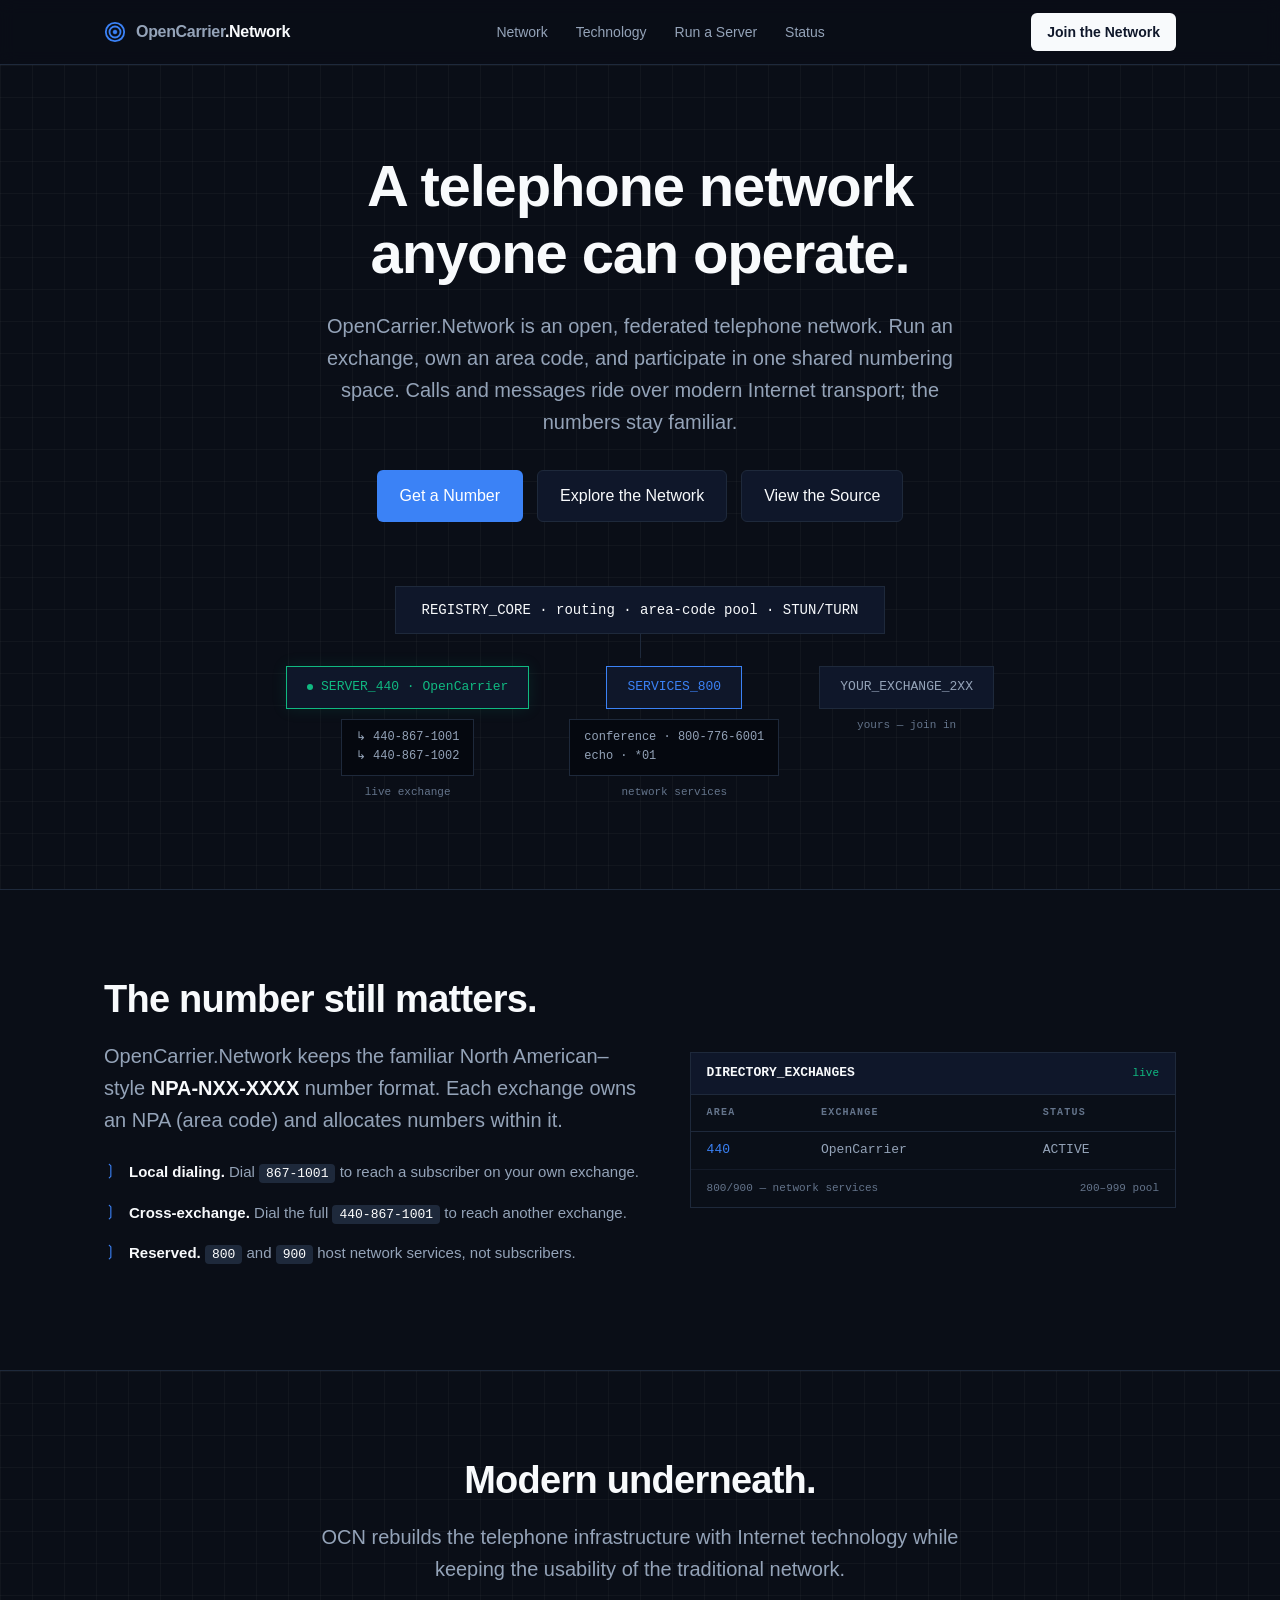
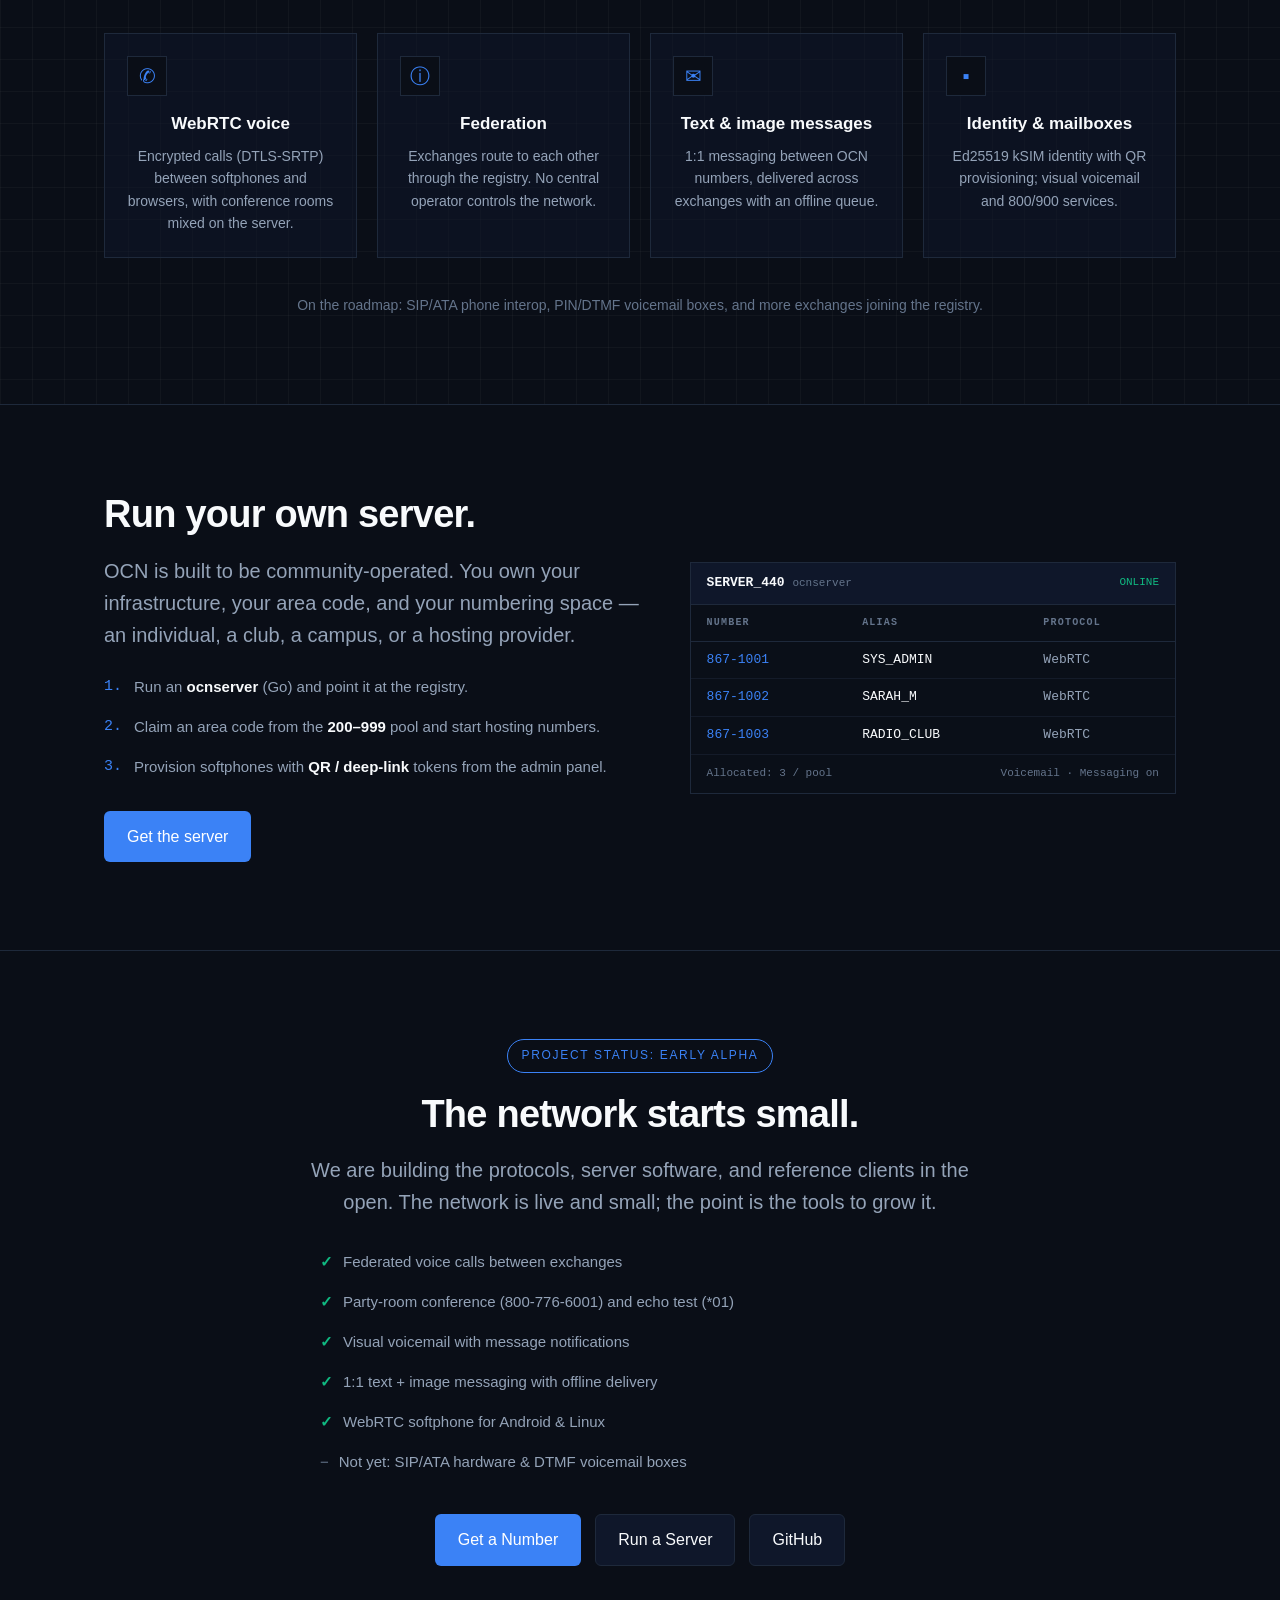
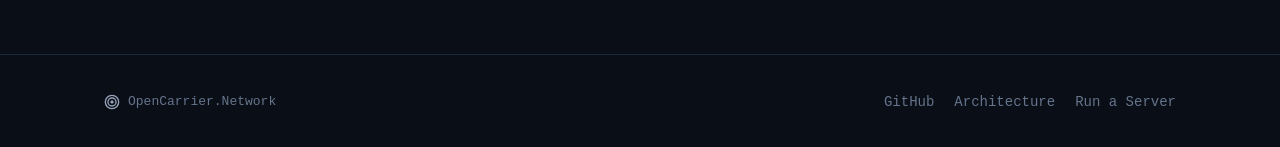
<file: registry_server/web/index.html>
<!DOCTYPE html>
<html lang="en">
<head>
<meta charset="UTF-8">
<meta name="viewport" content="width=device-width, initial-scale=1.0">
<title>OpenCarrier.Network — The Open Telephone Network</title>
<meta name="description" content="OpenCarrier.Network is an open, federated telephone network. Run an exchange, own an area code, and join one shared numbering space.">
<style>
  :root{
    --bg:#0a0e17;
    --panel:#0f172a;
    --panel2:#1e293b;
    --border:#1e293b;
    --text:#94a3b8;
    --textlight:#f8fafc;
    --blue:#3b82f6;
    --bluehover:#2563eb;
    --green:#10b981;
    --purple:#c084fc;
    --dim:#64748b;
  }
  *{box-sizing:border-box;margin:0;padding:0}
  html{scroll-behavior:smooth}
  body{
    background:var(--bg);
    color:var(--text);
    font-family:-apple-system,BlinkMacSystemFont,"Segoe UI",Roboto,Helvetica,Arial,sans-serif;
    line-height:1.6;
    -webkit-font-smoothing:antialiased;
  }
  .mono{font-family:ui-monospace,SFMono-Regular,Menlo,Consolas,"JetBrains Mono",monospace}
  a{color:inherit;text-decoration:none}
  .wrap{max-width:1120px;margin:0 auto;padding:0 24px}

  /* Header */
  header{
    position:sticky;top:0;z-index:50;
    background:rgba(10,14,23,.85);
    backdrop-filter:blur(8px);
    border-bottom:1px solid var(--border);
  }
  .header-inner{display:flex;align-items:center;justify-content:space-between;height:64px}
  .brand{display:flex;align-items:center;gap:10px;font-weight:700;letter-spacing:-.02em}
  .brand svg{width:22px;height:22px;color:var(--blue);flex:none}
  .brand .ocn{color:var(--textlight)}
  nav.desktop{display:flex;gap:28px}
  nav a{font-size:14px;font-weight:500}
  nav a:hover{color:var(--textlight)}
  .cta{
    background:var(--textlight);color:var(--panel);padding:8px 16px;
    font-size:14px;font-weight:600;border-radius:6px;
  }
  .cta:hover{background:#fff}
  nav.desktop{display:none}
  @media(min-width:820px){ nav.desktop{display:flex} }

  /* Sections */
  section{padding:88px 0;border-bottom:1px solid var(--border)}
  .gridbg{
    background-image:
      linear-gradient(to right, rgba(255,255,255,.03) 1px, transparent 1px),
      linear-gradient(to bottom, rgba(255,255,255,.03) 1px, transparent 1px);
    background-size:32px 32px;
  }
  h1,h2{color:var(--textlight);letter-spacing:-.02em;line-height:1.15}
  h1{font-size:clamp(32px,6vw,58px);font-weight:700;margin-bottom:24px}
  h2{font-size:clamp(26px,4vw,38px);font-weight:700;margin-bottom:18px}
  .sub{font-size:clamp(16px,2.4vw,20px);max-width:680px}
  .center{text-align:center}
  .muted{color:var(--dim)}

  .btnrow{display:flex;flex-wrap:wrap;gap:14px;justify-content:center;margin-top:32px}
  .btn{
    padding:12px 22px;font-weight:500;border-radius:6px;border:1px solid var(--border);
    transition:background .15s,border-color .15s,color .15s;
  }
  .btn.primary{background:var(--blue);color:#fff;border-color:transparent}
  .btn.primary:hover{background:var(--bluehover)}
  .btn.ghost{background:var(--panel);color:var(--textlight)}
  .btn.ghost:hover{background:var(--panel2)}

  .lead{margin:0 auto 12px}
  .kick{display:inline-block;border:1px solid var(--blue);color:var(--blue);
    padding:6px 14px;font-size:12px;letter-spacing:.14em;text-transform:uppercase;
    border-radius:999px;margin-bottom:20px}

  /* Topology diagram */
  .topo{display:flex;flex-direction:column;align-items:center;margin-top:64px}
  .topo .core{
    border:1px solid var(--border);background:var(--panel);
    padding:12px 26px;color:var(--textlight);font-size:14px;
  }
  .topo .stem{width:1px;height:24px;background:var(--border)}
  .topo .row{display:flex;flex-wrap:wrap;justify-content:center;gap:40px;margin-top:8px}
  .node{display:flex;flex-direction:column;align-items:center}
  .node .box{padding:10px 20px;font-size:13px;border:1px solid var(--border);background:var(--panel)}
  .node .box.live{border-color:var(--green);color:var(--green);box-shadow:0 0 16px rgba(16,185,129,.12)}
  .node .box.blue{border-color:var(--blue);color:var(--blue)}
  .node .dot{width:6px;height:6px;border-radius:50%;background:var(--green);display:inline-block;margin-right:8px;animation:pulse 2s infinite}
  @keyframes pulse{0%,100%{opacity:1}50%{opacity:.35}}
  .node .caption{color:var(--dim);font-size:11px;margin-top:8px;text-align:center}
  .node .subs{
    margin-top:10px;background:#05080f;border:1px solid var(--border);
    padding:8px 14px;font-size:12px;color:var(--text);text-align:left;
  }
  .node .subs div{white-space:nowrap}

  /* Feature cards */
  .grid{display:grid;grid-template-columns:1fr;gap:20px;margin-top:48px}
  @media(min-width:760px){.grid{grid-template-columns:repeat(2,1fr)}}
  @media(min-width:1024px){.grid.cols4{grid-template-columns:repeat(4,1fr)}}
  .card{border:1px solid var(--border);background:rgba(15,23,42,.55);padding:22px}
  .card h3{color:var(--textlight);font-size:17px;margin:0 0 8px}
  .card p{font-size:14px;color:var(--text)}
  .card .ic{width:40px;height:40px;border:1px solid var(--border);background:var(--bg);
    display:flex;align-items:center;justify-content:center;color:var(--blue);
    font-size:20px;margin-bottom:14px}

  /* Dial rules */
  .dl{list-style:none;margin-top:24px}
  .dl li{display:flex;gap:12px;margin-bottom:16px;font-size:15px}
  .dl .arrow{color:var(--blue);font-family:ui-monospace,monospace;flex:none}
  .dl code{background:var(--panel2);padding:2px 7px;border-radius:4px;color:#fff;font-family:ui-monospace,monospace;font-size:13px}
  .dl b{color:var(--textlight)}

  /* Readout */
  .readout{
    background:#0a0f18;border:1px solid var(--border);font-family:ui-monospace,monospace;
    font-size:13px;text-align:left;max-width:520px;margin:0 auto;
  }
  .readout .bar{background:var(--panel);border-bottom:1px solid var(--border);
    padding:10px 16px;display:flex;justify-content:space-between;align-items:center}
  .readout .bar .name{color:var(--textlight);font-weight:600}
  .readout .bar .up{color:var(--green);font-size:11px}
  .readout table{width:100%;border-collapse:collapse}
  .readout th{color:var(--dim);font-size:10px;text-transform:uppercase;letter-spacing:.12em;
    text-align:left;padding:10px 16px;border-bottom:1px solid var(--border)}
  .readout td{padding:8px 16px;border-bottom:1px solid rgba(30,41,59,.5)}
  .readout tr:last-child td{border-bottom:none}
  .readout .num{color:var(--blue)}
  .readout .foot{padding:10px 16px;color:var(--dim);font-size:11px;
    display:flex;justify-content:space-between;border-top:1px solid rgba(30,41,59,.5)}

  /* Two-col */
  .split{display:grid;grid-template-columns:1fr;gap:48px;align-items:center}
  @media(min-width:900px){.split{grid-template-columns:1.05fr .95fr}}

  /* Status lists */
  .check{list-style:none;max-width:640px;margin:24px auto 0;text-align:left}
  .check li{display:flex;gap:10px;padding:8px 0;font-size:15px}
  .check .ok{color:var(--green);font-weight:700}
  .check .no{color:var(--dim)}

  footer{padding:36px 0}
  .foot{display:flex;flex-wrap:wrap;gap:16px;justify-content:space-between;align-items:center;
    color:var(--dim);font-size:13px}
  .foot nav{display:flex;gap:20px}
  .foot nav a:hover{color:var(--textlight)}
</style>
</head>
<body>

<header>
  <div class="wrap header-inner">
    <a href="#" class="brand">
      <svg fill="none" stroke="currentColor" viewBox="0 0 24 24">
        <path stroke-linecap="square" stroke-width="2" d="M12 2C6.48 2 2 6.48 2 12s4.48 10 10 10 10-4.48 10-10S17.52 2 12 2zm0 4a6 6 0 110 12 6 6 0 010-12z"></path>
        <circle cx="12" cy="12" r="2" fill="currentColor"></circle>
      </svg>
      <span>OpenCarrier<span class="ocn">.Network</span></span>
    </a>
    <nav class="desktop">
      <a href="#network">Network</a>
      <a href="#technology">Technology</a>
      <a href="#run">Run a Server</a>
      <a href="#status">Status</a>
    </nav>
    <a class="cta" href="https://github.com/SarahRoseLives/OpenCarrierNetwork" target="_blank" rel="noopener">Join the Network</a>
  </div>
</header>

<main>

  <!-- Hero -->
  <section class="gridbg center">
    <div class="wrap">
      <h1>A telephone network<br>anyone can operate.</h1>
      <p class="sub lead">OpenCarrier.Network is an open, federated telephone network. Run an exchange, own an area code, and participate in one shared numbering space. Calls and messages ride over modern Internet transport; the numbers stay familiar.</p>
      <div class="btnrow">
        <a class="btn primary" href="/join">Get a Number</a>
        <a class="btn ghost" href="#network">Explore the Network</a>
        <a class="btn ghost" href="https://github.com/SarahRoseLives/OpenCarrierNetwork" target="_blank" rel="noopener">View the Source</a>
      </div>

      <div class="topo mono">
        <div class="core">REGISTRY_CORE &middot; routing &middot; area-code pool &middot; STUN/TURN</div>
        <div class="stem"></div>
        <div class="row">
          <div class="node">
            <div class="box live"><span class="dot"></span>SERVER_440 &middot; OpenCarrier</div>
            <div class="subs">
              <div>&#8627; 440-867-1001</div>
              <div>&#8627; 440-867-1002</div>
            </div>
            <div class="caption">live exchange</div>
          </div>
          <div class="node">
            <div class="box blue">SERVICES_800</div>
            <div class="subs">
              <div>conference &middot; 800-776-6001</div>
              <div>echo &middot; *01</div>
            </div>
            <div class="caption">network services</div>
          </div>
          <div class="node">
            <div class="box">YOUR_EXCHANGE_2XX</div>
            <div class="caption">yours &mdash; join in</div>
          </div>
        </div>
      </div>
    </div>
  </section>

  <!-- Network / dialing -->
  <section id="network">
    <div class="wrap split">
      <div>
        <h2>The number still matters.</h2>
        <p class="sub">OpenCarrier.Network keeps the familiar North American&ndash;style <b style="color:var(--textlight)">NPA-NXX-XXXX</b> number format. Each exchange owns an NPA (area code) and allocates numbers within it.</p>
        <ul class="dl mono" style="font-family:inherit">
          <li><span class="arrow">&#10099;</span><div><b>Local dialing.</b> Dial <code>867-1001</code> to reach a subscriber on your own exchange.</div></li>
          <li><span class="arrow">&#10099;</span><div><b>Cross-exchange.</b> Dial the full <code>440-867-1001</code> to reach another exchange.</div></li>
          <li><span class="arrow">&#10099;</span><div><b>Reserved.</b> <code>800</code> and <code>900</code> host network services, not subscribers.</div></li>
        </ul>
      </div>
      <div>
        <div class="readout mono">
          <div class="bar"><span class="name">DIRECTORY_EXCHANGES</span><span class="up">live</span></div>
          <table>
            <tr><th>Area</th><th>Exchange</th><th>Status</th></tr>
            <tr><td class="num">440</td><td>OpenCarrier</td><td class="up">ACTIVE</td></tr>
          </table>
          <div class="foot"><span>800/900 &mdash; network services</span><span>200&ndash;999 pool</span></div>
        </div>
      </div>
    </div>
  </section>

  <!-- Technology -->
  <section id="technology" class="gridbg center">
    <div class="wrap">
      <div style="position:relative">
        <h2>Modern underneath.</h2>
        <p class="sub lead">OCN rebuilds the telephone infrastructure with Internet technology while keeping the usability of the traditional network.</p>
      </div>
      <div class="grid cols4">
        <div class="card">
          <div class="ic">&#9990;</div>
          <h3>WebRTC voice</h3>
          <p>Encrypted calls (DTLS-SRTP) between softphones and browsers, with conference rooms mixed on the server.</p>
        </div>
        <div class="card">
          <div class="ic">&#9432;</div>
          <h3>Federation</h3>
          <p>Exchanges route to each other through the registry. No central operator controls the network.</p>
        </div>
        <div class="card">
          <div class="ic">&#9993;</div>
          <h3>Text &amp; image messages</h3>
          <p>1:1 messaging between OCN numbers, delivered across exchanges with an offline queue.</p>
        </div>
        <div class="card">
          <div class="ic">&#9642;</div>
          <h3>Identity &amp; mailboxes</h3>
          <p>Ed25519 kSIM identity with QR provisioning; visual voicemail and 800/900 services.</p>
        </div>
      </div>
      <p class="muted" style="margin-top:36px;font-size:14px">On the roadmap: SIP/ATA phone interop, PIN/DTMF voicemail boxes, and more exchanges joining the registry.</p>
    </div>
  </section>

  <!-- Run your own server -->
  <section id="run">
    <div class="wrap split">
      <div>
        <h2>Run your own server.</h2>
        <p class="sub">OCN is built to be community-operated. You own your infrastructure, your area code, and your numbering space &mdash; an individual, a club, a campus, or a hosting provider.</p>
        <ul class="dl">
          <li><span class="arrow">1.</span><div>Run an <b>ocnserver</b> (Go) and point it at the registry.</div></li>
          <li><span class="arrow">2.</span><div>Claim an area code from the <b>200&ndash;999</b> pool and start hosting numbers.</div></li>
          <li><span class="arrow">3.</span><div>Provision softphones with <b>QR / deep-link</b> tokens from the admin panel.</div></li>
        </ul>
        <div class="btnrow" style="justify-content:flex-start">
          <a class="btn primary" href="https://github.com/SarahRoseLives/OpenCarrierNetwork" target="_blank" rel="noopener">Get the server</a>
        </div>
      </div>
      <div>
        <div class="readout mono">
          <div class="bar"><span class="name">SERVER_440 <span class="muted" style="font-weight:400;font-size:11px">ocnserver</span></span><span class="up"><span class="dot"></span>ONLINE</span></div>
          <table>
            <tr><th>Number</th><th>Alias</th><th>Protocol</th></tr>
            <tr><td class="num">867-1001</td><td style="color:var(--textlight)">SYS_ADMIN</td><td>WebRTC</td></tr>
            <tr><td class="num">867-1002</td><td style="color:var(--textlight)">SARAH_M</td><td>WebRTC</td></tr>
            <tr><td class="num">867-1003</td><td style="color:var(--textlight)">RADIO_CLUB</td><td>WebRTC</td></tr>
          </table>
          <div class="foot"><span>Allocated: 3 / pool</span><span>Voicemail &middot; Messaging on</span></div>
        </div>
      </div>
    </div>
  </section>

  <!-- Status -->
  <section id="status" class="center">
    <div class="wrap">
      <div class="kick">Project Status: Early Alpha</div>
      <h2>The network starts small.</h2>
      <p class="sub lead">We are building the protocols, server software, and reference clients in the open. The network is live and small; the point is the tools to grow it.</p>
      <ul class="check">
        <li><span class="ok">&#10003;</span> Federated voice calls between exchanges</li>
        <li><span class="ok">&#10003;</span> Party-room conference (800-776-6001) and echo test (*01)</li>
        <li><span class="ok">&#10003;</span> Visual voicemail with message notifications</li>
        <li><span class="ok">&#10003;</span> 1:1 text + image messaging with offline delivery</li>
        <li><span class="ok">&#10003;</span> WebRTC softphone for Android &amp; Linux</li>
        <li><span class="no">&#8722;</span> Not yet: SIP/ATA hardware &amp; DTMF voicemail boxes</li>
      </ul>
      <div class="btnrow">
        <a class="btn primary" href="/join">Get a Number</a>
        <a class="btn ghost" href="#run">Run a Server</a>
        <a class="btn ghost" href="https://github.com/SarahRoseLives/OpenCarrierNetwork" target="_blank" rel="noopener">GitHub</a>
      </div>
    </div>
  </section>

</main>

<footer>
  <div class="wrap foot">
    <div style="display:flex;align-items:center;gap:8px">
      <svg style="width:16px;height:16px;color:var(--text)" fill="none" stroke="currentColor" viewBox="0 0 24 24">
        <path stroke-linecap="square" stroke-width="2" d="M12 2C6.48 2 2 6.48 2 12s4.48 10 10 10 10-4.48 10-10S17.52 2 12 2zm0 4a6 6 0 110 12 6 6 0 010-12z"></path>
        <circle cx="12" cy="12" r="2" fill="currentColor"></circle>
      </svg>
      <span class="mono">OpenCarrier.Network</span>
    </div>
    <nav class="mono">
      <a href="https://github.com/SarahRoseLives/OpenCarrierNetwork" target="_blank" rel="noopener">GitHub</a>
      <a href="#technology">Architecture</a>
      <a href="#run">Run a Server</a>
    </nav>
  </div>
</footer>

</body>
</html>
</file>
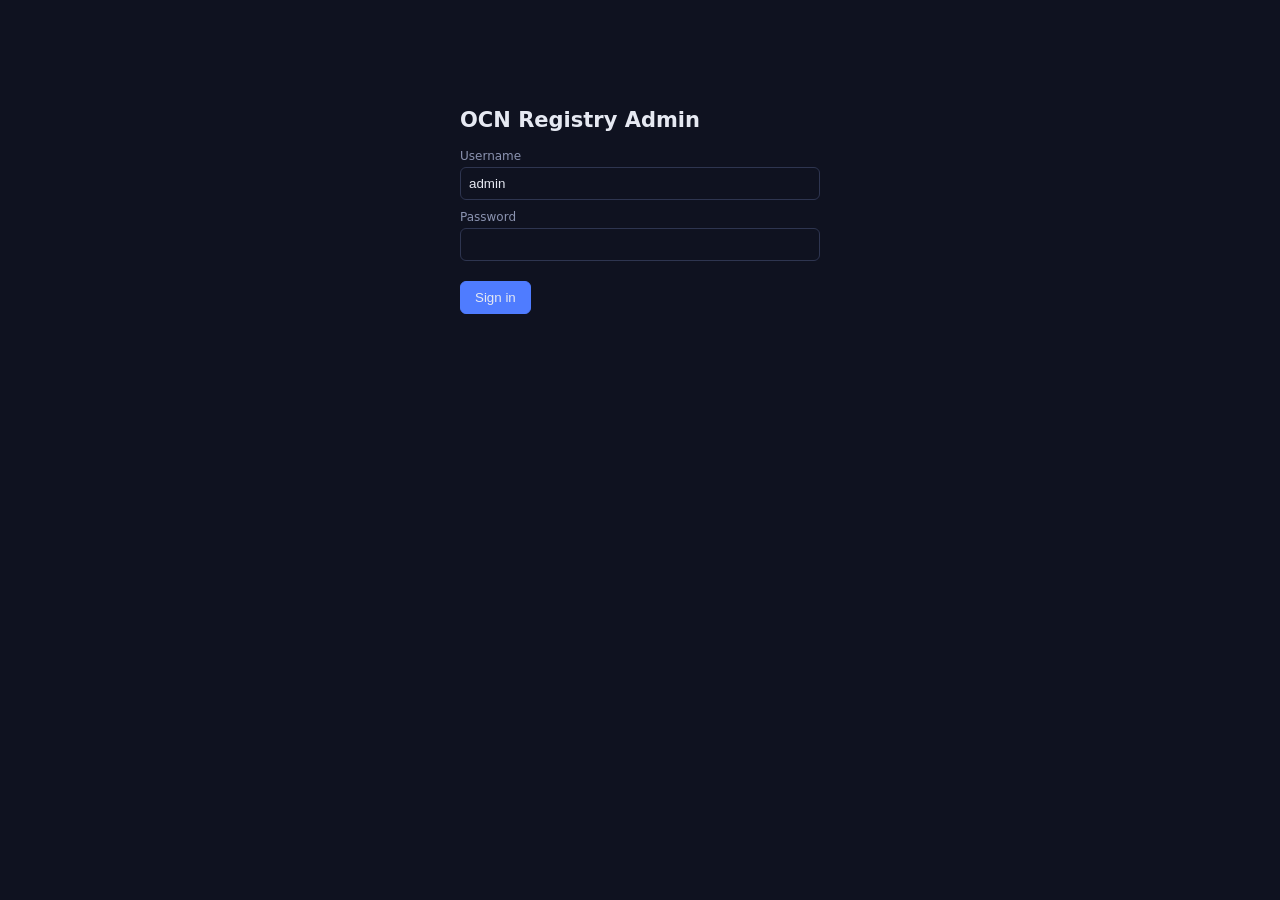
<file: registry_server/internal/adminapi/webadmin/index.html>
<!DOCTYPE html>
<html lang="en">
<head>
<meta charset="utf-8">
<meta name="viewport" content="width=device-width, initial-scale=1">
<title>OCN Registry Admin</title>
<style>
  :root { color-scheme: light dark; }
  * { box-sizing: border-box; }
  body { margin:0; font-family: system-ui, sans-serif; background:#0f1220; color:#e6e9f2; font-size:14px; }
  .hidden { display:none !important; }
  .wrap { display:flex; min-height:100vh; }
  .side { width:210px; background:#1a1f33; border-right:1px solid #2e3550; padding:14px 10px; }
  .side a { display:block; padding:9px 10px; border-radius:8px; cursor:pointer; }
  .side a.active { background:#232944; color:#4f7cff; }
  main { flex:1; padding:24px 28px; }
  .card { background:#1a1f33; border:1px solid #2e3550; border-radius:10px; padding:16px; margin-bottom:14px; max-width:640px; }
  table { width:100%; border-collapse:collapse; margin-top:10px; }
  th,td { text-align:left; padding:8px; border-bottom:1px solid #2e3550; }
  th { color:#8b93b0; font-size:12px; text-transform:uppercase; }
  label { display:block; margin:10px 0 4px; color:#8b93b0; font-size:12px; }
  input, select { width:100%; padding:8px; border-radius:6px; border:1px solid #2e3550; background:#0f1220; color:#e6e9f2; }
  button { cursor:pointer; padding:8px 14px; border-radius:6px; border:1px solid #2e3550; background:#232944; color:#e6e9f2; }
  button.primary { background:#4f7cff; border-color:#4f7cff; }
  .error { color:#ff5f6d; margin-top:8px; }
  .ok { color:#2fd58a; margin-top:8px; }
  .login { max-width:360px; margin:12vh auto; }
</style>
</head>
<body>
<div id="login" class="login hidden">
  <h2>OCN Registry Admin</h2>
  <label>Username</label><input id="u" value="admin">
  <label>Password</label><input id="p" type="password">
  <div id="lerr" class="error"></div>
  <button id="loginbtn" class="primary" style="margin-top:12px">Sign in</button>
</div>

<div id="app" class="wrap hidden">
  <nav class="side">
    <div style="font-weight:700;padding:4px 8px 14px">OCN Registry</div>
    <a data-p="exchanges" class="active">Exchanges</a>
    <a data-p="services">800/900 Services</a>
    <a data-p="account">Account</a>
    <a id="logout">Log out</a>
  </nav>
  <main>
    <section id="exchanges">
      <h2>Registered exchanges</h2>
      <table><thead><tr><th>Area</th><th>Name</th><th>Server</th><th>Status</th></tr></thead>
      <tbody id="exbody"></tbody></table>
    </section>
    <section id="services" class="hidden">
      <h2>800/900 services</h2>
      <div class="card">
        <h3 style="margin-top:0">Claim a service number</h3>
        <label>Full number (10 digits, starts 800/900)</label><input id="full" placeholder="8007766001">
        <label>Vanity (display only)</label><input id="vanity" placeholder="ROO-M001">
        <label>Name</label><input id="name" placeholder="OCN Party Room">
        <label>Description</label><input id="desc">
        <label>Hosting exchange (area code)</label><input id="host" placeholder="440">
        <div id="serr" class="error"></div>
        <div id="sok" class="ok"></div>
        <button id="claim" class="primary" style="margin-top:10px">Claim</button>
      </div>
      <table><thead><tr><th>Number</th><th>Vanity</th><th>Name</th><th>Host</th><th>Status</th><th></th></tr></thead>
      <tbody id="svbody"></tbody></table>
    </section>
    <section id="account" class="hidden">
      <h2>Change password</h2>
      <div class="card">
        <label>Current</label><input id="oldpw" type="password">
        <label>New</label><input id="newpw" type="password">
        <div id="aerr" class="error"></div><div id="aok" class="ok"></div>
        <button id="changepw" class="primary" style="margin-top:10px">Change</button>
      </div>
    </section>
  </main>
</div>
<script>
const KEY='ocn_registry_admin'; let token=localStorage.getItem(KEY)||'';
const $=id=>document.getElementById(id);
async function api(p,o={}){ const h={...o.headers}; if(token) h['Authorization']='Bearer '+token;
  if(o.body) h['Content-Type']='application/json';
  const r=await fetch('/admin/api'+p,{...o,headers:h});
  const d=await r.json().catch(()=>({}));
  if(r.status===401){ logout(); throw new Error('session expired'); }
  if(!r.ok) throw new Error(d.error||r.statusText); return d; }
function logout(){ token=''; localStorage.removeItem(KEY); $('app').classList.add('hidden'); $('login').classList.remove('hidden'); }
function show(p){ document.querySelectorAll('main section').forEach(s=>s.classList.add('hidden')); $(p).classList.remove('hidden');
  document.querySelectorAll('.side a[data-p]').forEach(a=>a.classList.toggle('active',a.dataset.p===p));
  if(p==='exchanges') loadExchanges(); if(p==='services') loadServices(); }
document.querySelectorAll('.side a[data-p]').forEach(a=>a.onclick=()=>show(a.dataset.p));
$('logout').onclick=logout;
$('loginbtn').onclick=async()=>{ try{ const r=await fetch('/admin/api/login',{method:'POST',headers:{'Content-Type':'application/json'},body:JSON.stringify({username:$('u').value,password:$('p').value})}); const d=await r.json(); if(!r.ok) throw new Error(d.error||'bad login'); token=d.token; localStorage.setItem(KEY,token); $('login').classList.add('hidden'); $('app').classList.remove('hidden'); show('exchanges'); }catch(e){ $('lerr').textContent=e.message; } };
async function loadExchanges(){ const d=await api('/exchanges'); $('exbody').innerHTML=d.servers.map(s=>`<tr><td>${s.area_code}</td><td>${s.name}</td><td>${s.server_address}</td><td>${s.status}</td></tr>`).join(''); }
async function loadServices(){ const d=await api('/services'); $('svbody').innerHTML=d.services.map(s=>`<tr><td>${s.full_number}</td><td>${s.vanity||''}</td><td>${s.name}</td><td>${s.host_area}</td><td>${s.status}</td><td>${s.status==='ACTIVE'?`<button onclick="setStatus('${s.full_number}','SUSPENDED')">Suspend</button>`:`<button onclick="setStatus('${s.full_number}','ACTIVE')">Activate</button>`} <button onclick="del('${s.full_number}')">Delete</button></td></tr>`).join(''); }
async function setStatus(n,st){ await api('/services/'+n+'/status',{method:'POST',body:JSON.stringify({status:st})}); loadServices(); }
async function del(n){ if(!confirm('Delete service '+n+'?')) return; await api('/services/'+n,{method:'DELETE'}); loadServices(); }
$('claim').onclick=async()=>{ try{ await api('/services',{method:'POST',body:JSON.stringify({full_number:$('full').value.trim(),vanity:$('vanity').value.trim(),name:$('name').value.trim(),description:$('desc').value.trim(),host_area:$('host').value.trim()})}); $('sok').textContent='Claimed.'; $('serr').textContent=''; loadServices(); }catch(e){ $('serr').textContent=e.message; } };
$('changepw').onclick=async()=>{ try{ await api('/password',{method:'POST',body:JSON.stringify({old_password:$('oldpw').value,new_password:$('newpw').value})}); $('aok').textContent='Password updated.'; $('aerr').textContent=''; }catch(e){ $('aerr').textContent=e.message; } };
(async()=>{ if(token){ try{ await api('/me'); $('login').classList.add('hidden'); $('app').classList.remove('hidden'); show('exchanges'); return; }catch(_){ logout(); } } $('login').classList.remove('hidden'); })();
</script>
</body>
</html>
</file>
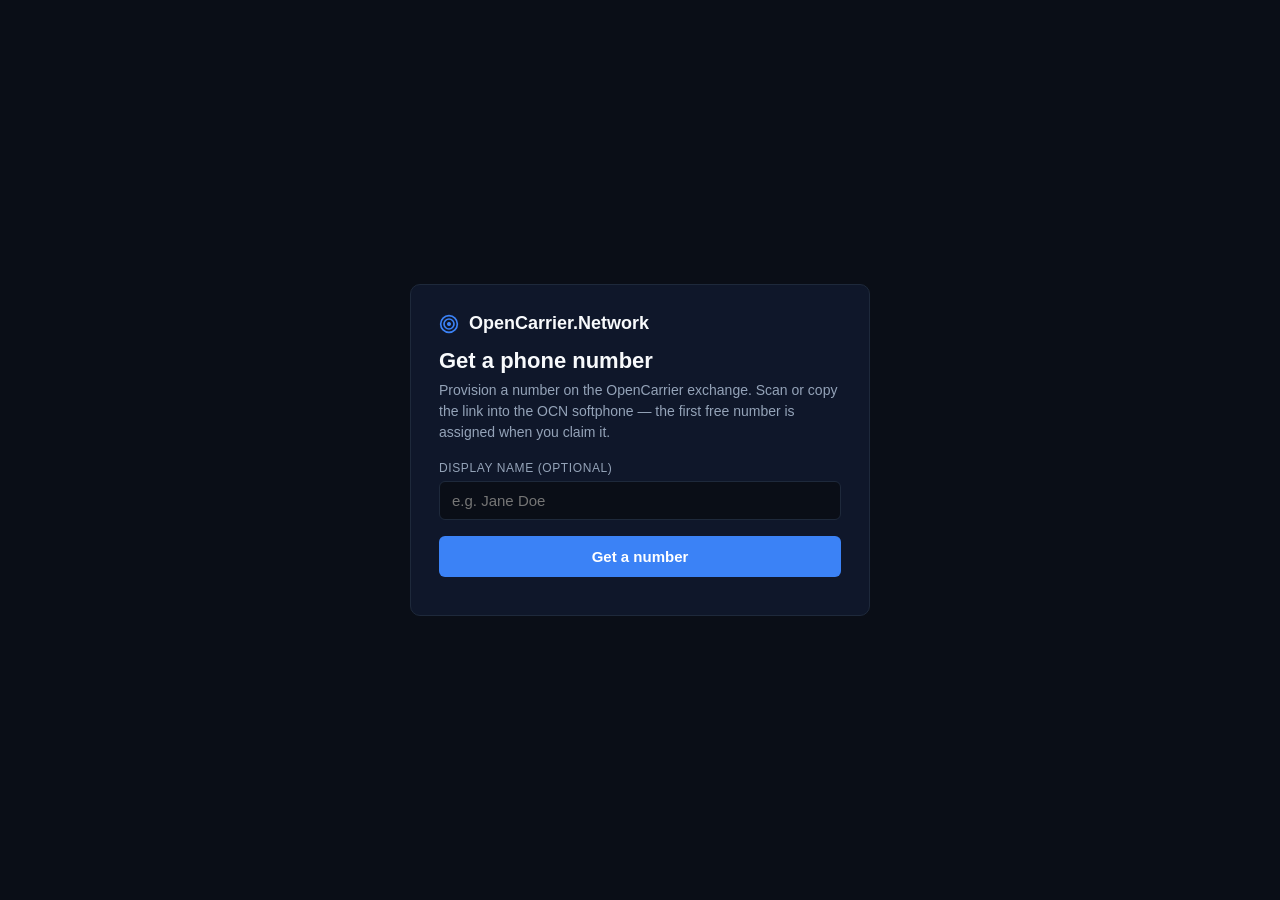
<file: ocnserver/internal/admin/static/join.html>
<!DOCTYPE html>
<html lang="en">
<head>
<meta charset="UTF-8">
<meta name="viewport" content="width=device-width, initial-scale=1.0">
<title>Get a number — OpenCarrier.Network</title>
<style>
  :root{--bg:#0a0e17;--panel:#0f172a;--panel2:#1e293b;--border:#1e293b;--text:#94a3b8;--textlight:#f8fafc;--blue:#3b82f6;--bluehover:#2563eb;--green:#10b981}
  *{box-sizing:border-box;margin:0;padding:0}
  body{background:var(--bg);color:var(--text);font-family:-apple-system,BlinkMacSystemFont,"Segoe UI",Roboto,sans-serif;min-height:100vh;display:flex;align-items:center;justify-content:center;padding:24px}
  .card{background:var(--panel);border:1px solid var(--border);max-width:460px;width:100%;padding:28px;border-radius:10px}
  .brand{display:flex;align-items:center;gap:10px;color:var(--textlight);font-weight:700;margin-bottom:6px;font-size:18px}
  .brand svg{width:20px;height:20px;color:var(--blue)}
  h1{color:var(--textlight);font-size:22px;margin:14px 0 6px}
  p.sub{font-size:14px;line-height:1.5;margin-bottom:18px}
  label{display:block;font-size:12px;color:var(--text);margin-bottom:6px;text-transform:uppercase;letter-spacing:.05em}
  input{width:100%;background:var(--bg);border:1px solid var(--border);color:var(--textlight);padding:10px 12px;font-size:15px;border-radius:6px;margin-bottom:16px}
  input:focus{outline:none;border-color:var(--blue)}
  button{width:100%;background:var(--blue);color:#fff;border:none;padding:12px;font-size:15px;font-weight:600;border-radius:6px;cursor:pointer}
  button:hover{background:var(--bluehover)}
  button:disabled{opacity:.6;cursor:default}
  .hidden{display:none}
  #result{margin-top:20px}
  #result img{display:block;width:220px;height:220px;margin:12px auto;background:#fff;border-radius:6px;padding:6px}
  .code{background:var(--bg);border:1px solid var(--border);padding:10px;border-radius:6px;font-family:ui-monospace,monospace;font-size:11px;word-break:break-all;color:var(--textlight);margin-bottom:12px}
  .hint{font-size:12px;color:var(--text);line-height:1.5}
  .err{color:#f87171;font-size:13px;margin-top:10px}
  .ok{color:var(--green);font-size:13px;margin-bottom:8px}
</style>
</head>
<body>
  <div class="card">
    <div class="brand">
      <svg fill="none" stroke="currentColor" viewBox="0 0 24 24"><path stroke-linecap="square" stroke-width="2" d="M12 2C6.48 2 2 6.48 2 12s4.48 10 10 10 10-4.48 10-10S17.52 2 12 2zm0 4a6 6 0 110 12 6 6 0 010-12z"></path><circle cx="12" cy="12" r="2" fill="currentColor"></circle></svg>
      OpenCarrier.Network
    </div>
    <h1>Get a phone number</h1>
    <p class="sub">Provision a number on the OpenCarrier exchange. Scan or copy the link into the OCN softphone — the first free number is assigned when you claim it.</p>

    <form id="join-form">
      <label for="name">Display name (optional)</label>
      <input id="name" name="display_name" maxlength="60" placeholder="e.g. Jane Doe" autocomplete="off">
      <button id="go" type="submit">Get a number</button>
      <div id="err" class="err"></div>
    </form>

    <div id="result" class="hidden">
      <div class="ok" id="msg"></div>
      <img id="qr" alt="Provisioning QR code">
      <div class="code" id="link"></div>
      <button type="button" onclick="copyLink()">Copy link</button>
      <p class="hint" id="expiry"></p>
    </div>
  </div>

<script>
const form = document.getElementById("join-form");
const err = document.getElementById("err");
const btn = document.getElementById("go");

form.addEventListener("submit", async (e) => {
  e.preventDefault();
  err.textContent = "";
  btn.disabled = true;
  btn.textContent = "…";
  try {
    const res = await fetch("/join", {
      method: "POST",
      headers: { "Content-Type": "application/json" },
      body: JSON.stringify({ display_name: document.getElementById("name").value.trim() }),
    });
    const data = await res.json();
    if (!res.ok) throw new Error(data.error || "Something went wrong");
    document.getElementById("result").classList.remove("hidden");
    document.getElementById("msg").textContent = "Your provisioning link is ready:";
    document.getElementById("qr").src = data.qr_data;
    document.getElementById("link").textContent = data.url;
    document.getElementById("expiry").textContent = "Expires " + new Date(data.expires_at).toLocaleString() +
      ". Open the OCN softphone and paste the link (or scan the QR) to claim your number.";
    form.classList.add("hidden");
  } catch (e) {
    err.textContent = e.message;
  } finally {
    btn.disabled = false;
    btn.textContent = "Get a number";
  }
});

function copyLink() {
  const link = document.getElementById("link").textContent;
  (navigator.clipboard ? navigator.clipboard.writeText(link) : Promise.reject())
    .then(() => { document.getElementById("expiry").textContent = "Copied!"; })
    .catch(() => {
      const t = document.getElementById("link");
      const r = document.createRange(); r.selectNodeContents(t);
      const sel = window.getSelection(); sel.removeAllRanges(); sel.addRange(r);
      document.execCommand("copy");
    });
}
</script>
</body>
</html>
</file>
